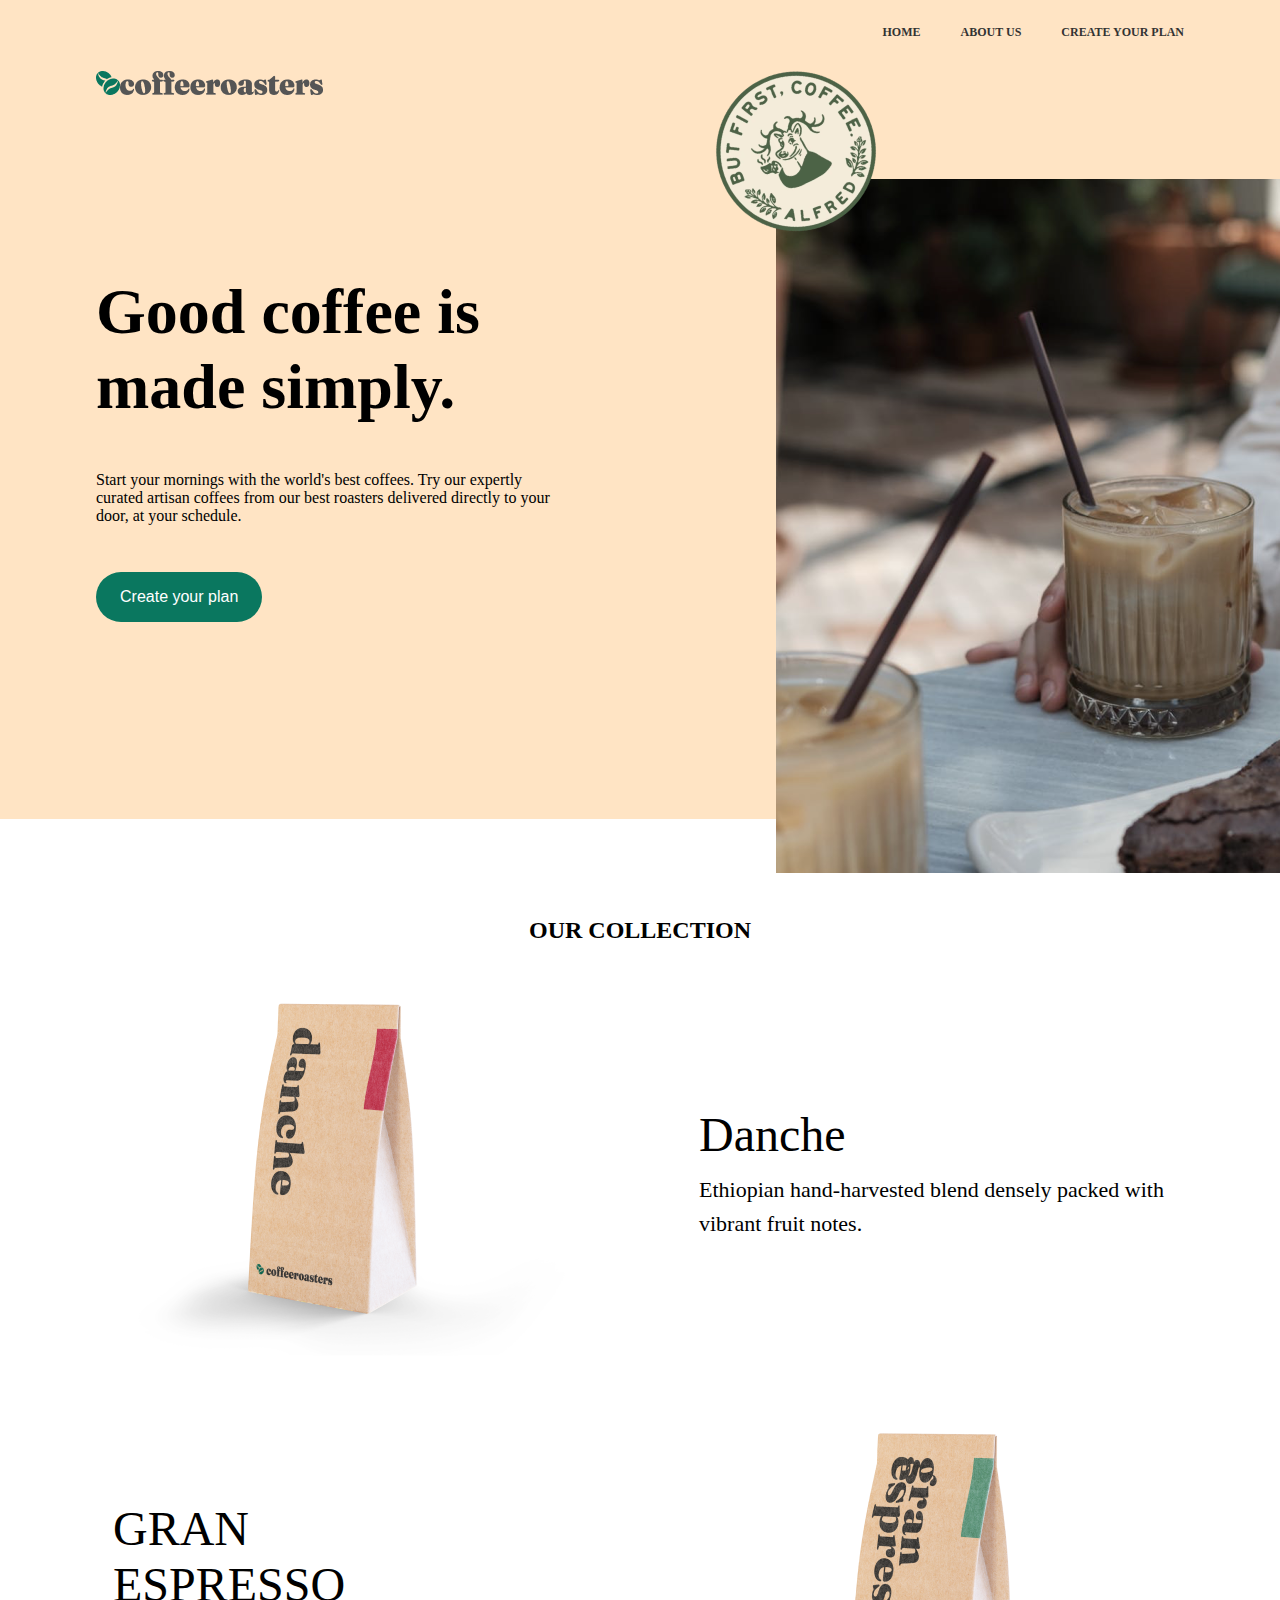
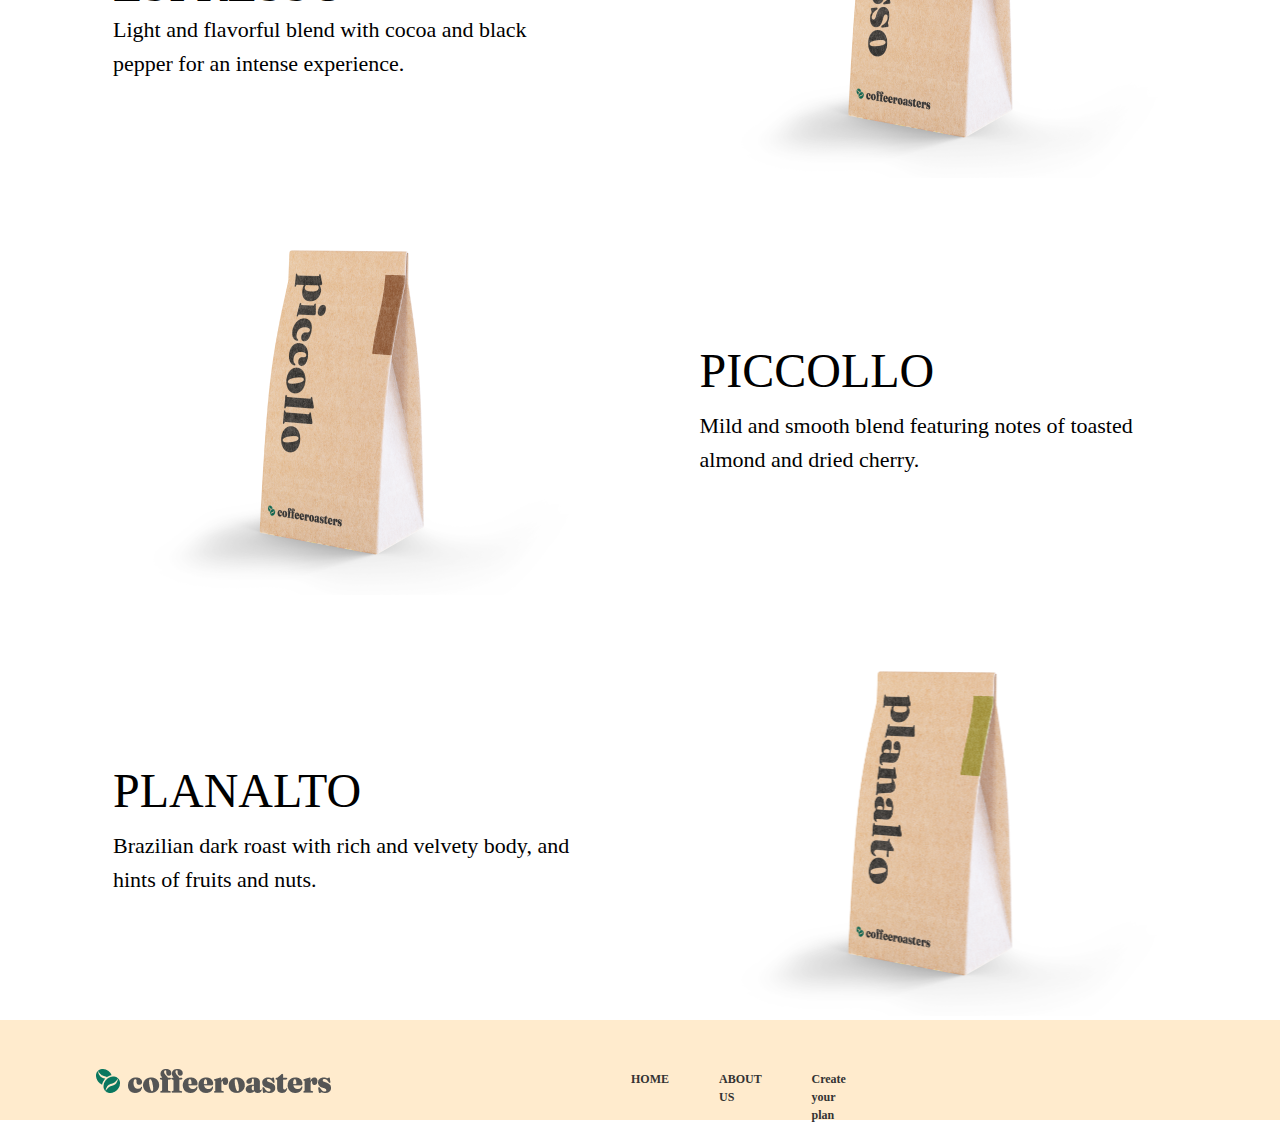
<file: index.html>
<!DOCTYPE html>
<html lang="en">
  <head>
    <meta charset="UTF-8" />
    <meta name="viewport" content="width=device-width, initial-scale=1.0" />
    <title>Document</title>
    <link rel="stylesheet" href="./style.css" />
    <link
      href="https://fonts.googleapis.com/css2?family=Roboto:ital,wght@0,100;0,300;0,400;0,500;0,700;0,900;1,100;1,300;1,400;1,500;1,700;1,900&display=swap"
      rel="stylesheet"
    />
    <link
      rel="stylesheet"
      href="https://cdnjs.cloudflare.com/ajax/libs/font-awesome/6.5.2/css/all.min.css"
      integrity="sha512-SnH5WK+bZxgPHs44uWIX+LLJAJ9/2PkPKZ5QiAj6Ta86w+fsb2TkcmfRyVX3pBnMFcV7oQPJkl9QevSCWr3W6A=="
      crossorigin="anonymous"
      referrerpolicy="no-referrer"
    />
  </head>
  <body>
    <header>
      <div class="container">
        <nav class="nav">
          <div class="logo">
            <a href="#"><img src="./images/Group 3614.png" alt="Logo" /></a>
          </div>
          <ul>
            <li><a href="#">HOME</a></li>
            <li><a href="./main.html">ABOUT US</a></li>
            <li><a href="#">CREATE YOUR PLAN</a></li>
          </ul>
        </nav>
        <div class="showcase">
          <div class="showcase-left">
            <h1>Good coffee is made simply.</h1>
            <p>
              Start your mornings with the world's best coffees. Try our
              expertly curated artisan coffees from our best roasters delivered
              directly to your door, at your schedule.
            </p>
            <button type="button">Create your plan</button>
          </div>
          <div class="showcase-right">
            <img class="image1" src="./images/image 40.png" alt="logo" />
            <img class="image2" src="./images/Rectangle 679.png" alt="logo" />
          </div>
        </div>
      </div>
    </header>

    <main>
      <div class="container">
        <h2 class="h2">OUR COLLECTION</h2>
        <section class="big-sec">
          <div class="div1-ota">
            <div class="img1">
              <img src="./images/kopi4.png" alt="logo" />
            </div>
            <div>
              <h4 class="h4-1">Danche</h4>
              <p class="p1">
                Ethiopian hand-harvested blend densely packed with vibrant fruit
                notes.
              </p>
            </div>
          </div>

          <div class="div1-ota">
            <div>
              <h4 class="h4-2">GRAN ESPRESSO</h4>
              <p class="p1">
                Light and flavorful blend with cocoa and black pepper for an
                intense experience.
              </p>
            </div>
            <div class="img1">
              <img src="./images/kopi1 copy.png" alt="logo" />
            </div>
          </div>

          <div class="div1-ota">
            <div class="img3">
              <img src="./images/kopi3.png" alt="logo" />
            </div>
            <div>
              <h4 class="h4-1">PICCOLLO</h4>
              <p class="p1">
                Mild and smooth blend featuring notes of toasted almond and
                dried cherry.
              </p>
            </div>
          </div>

          <div class="div1-ota">
            <div>
              <h4 class="h4-1">PLANALTO</h4>
              <p class="p1">
                Brazilian dark roast with rich and velvety body, and hints of
                fruits and nuts.
              </p>
            </div>
            <div class="img4">
              <img width="465px" src="./images/kopi2.png" alt="logo" />
            </div>
          </div>
        </section>
      </div>
    </main>

    <!-- <footer>

      <div class="container">

        <div class="big-foot">

          <div class="img">
            <img src="./images/Group 3614 (1).png" alt="img">
          </div>
        
  
        <div class="div">
          <div class="a1"><a href="#"></a>HOME</div>
          <div class="a2"><a href="#"></a>ABOUT US</div>
          <div class="a3"><a href="#"></a>Create your plan</div>
        </div>
  
        <div big-img>
          <img src="i class="fab fa-facebook-square></i>" alt="img">
          <img class="img12" src="./images/Path (1).png" alt="images1">
          <img class="img13" src="./images/Shape.png" alt="shape">
        </div>
  
        </div>

      </div>
        
      
      
    </footer> -->

    <footer>
      <div class="container">
        <div class="ders">
          <div class="logo">
            <a href="#"><img src="./images/Group 3614 (1).png" alt="Logo" /></a>
          </div>
          <ul>
            <li><a href="#">HOME</a></li>
            <li><a href="#">ABOUT US</a></li>
            <li><a href="#">Create your plan</a></li>
          </ul>
          <div class="wers">
            <a href="#"> <i class="fab fa-facebook-square"></i></a>
            <a href="#"><i class="fab fa-twitter"></i></a>
            <a href="#"><i class="fab fa-instagram"></i></a>
          </div>
        </div>
      </div>
    </footer>
  </body>
</html>
</file>
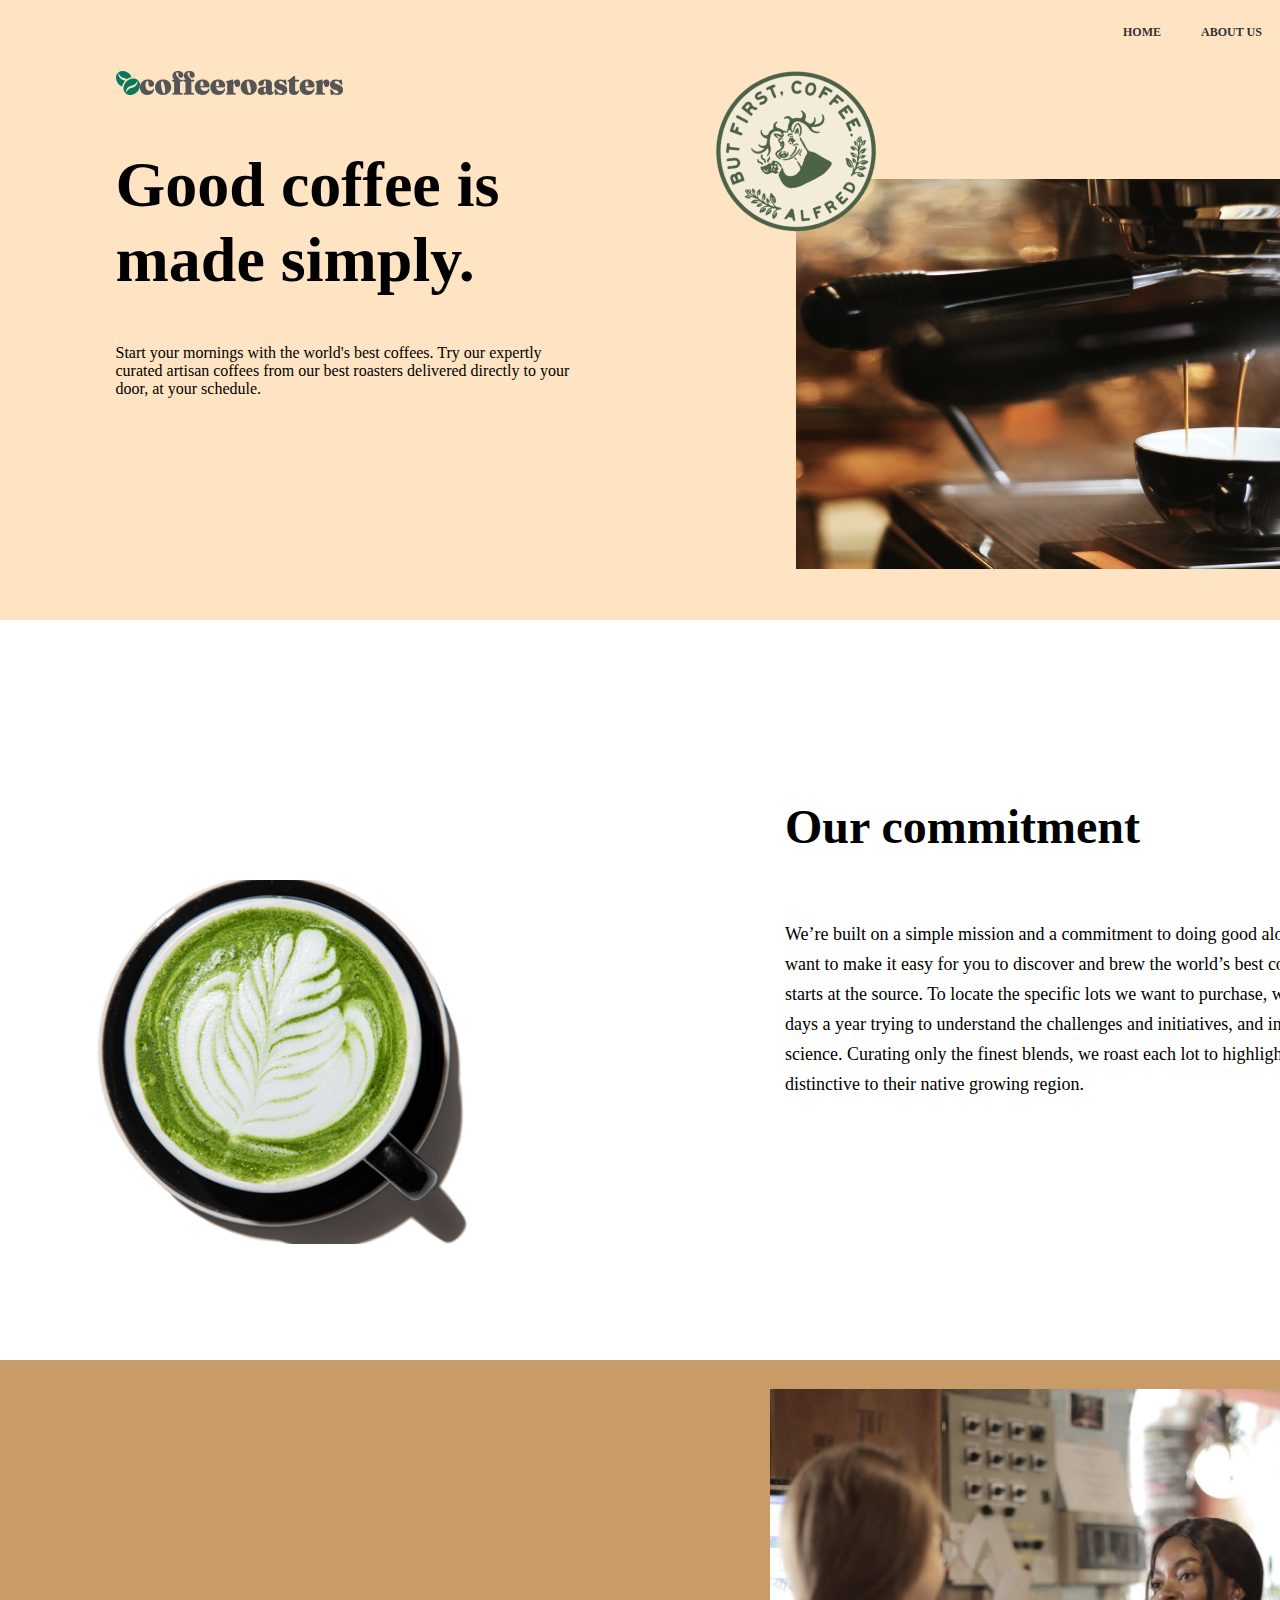
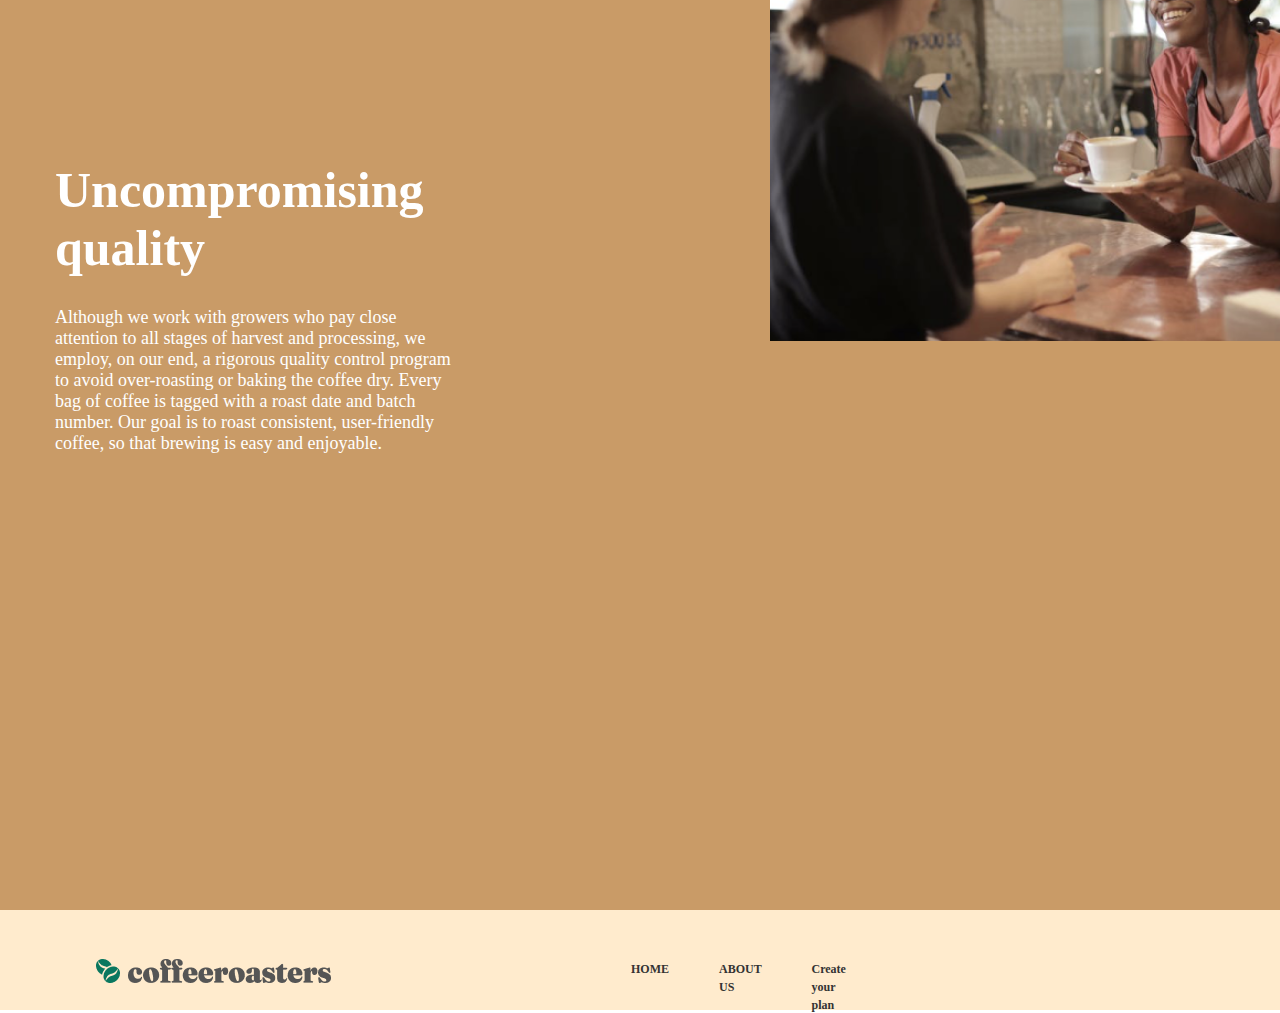
<file: main.html>
<!DOCTYPE html>
<html lang="en">
  <head>
    <meta charset="UTF-8" />
    <meta name="viewport" content="width=device-width, initial-scale=1.0" />
    <title>Document</title>
    <link rel="stylesheet" href="./style.css" />
    <link
    rel="stylesheet"
    href="https://cdnjs.cloudflare.com/ajax/libs/font-awesome/6.5.2/css/all.min.css"
    integrity="sha512-SnH5WK+bZxgPHs44uWIX+LLJAJ9/2PkPKZ5QiAj6Ta86w+fsb2TkcmfRyVX3pBnMFcV7oQPJkl9QevSCWr3W6A=="
    crossorigin="anonymous"
    referrerpolicy="no-referrer"
  />
  <link
      href="https://fonts.googleapis.com/css2?family=Roboto:ital,wght@0,100;0,300;0,400;0,500;0,700;0,900;1,100;1,300;1,400;1,500;1,700;1,900&display=swap"
      rel="stylesheet"
    />
  </head>
  <body>
    <header class="header">
      <div class="container">
        <nav class="nav">
          <div class="logo">
            <a href="#"><img src="./images/Group 3614.png" alt="Logo" /></a>
          </div>
          <ul>
            <li><a href="./index.html">HOME</a></li>
            <li><a href="#">ABOUT US</a></li>
            <li><a href="#">CREATE YOUR PLAN</a></li>
          </ul>
        </nav>
        <div class="showcase">
          <div class="showcase-left">
            <h1>Good coffee is made simply.</h1>
            <p>
              Start your mornings with the world's best coffees. Try our
              expertly curated artisan coffees from our best roasters delivered
              directly to your door, at your schedule.
            </p>
          </div>
          <div class="showcase-right">
            <img class="image1" src="./images/image 40.png" alt="logo" />
            <img
              height="390px"
              width="660px"
              class="image2"
              src="./images/Rectangle 679 (1).png"
              alt="logo"
            />
          </div>
        </div>
      </div>
    </header>

    <main>
      <div class="container">
        <section>
          <div class="commitment">
            <div class="commitment-left">
              <img src="./images/cup-6 1.png" alt="coffe" />
            </div>
            <div class="commitment-right">
              <h2 class="h5">Our commitment</h2>
              <p class="pp1">
                We’re built on a simple mission and a commitment to doing good
                along the way. We want to make it easy for you to discover and
                brew the world’s best coffee at home. It all starts at the
                source. To locate the specific lots we want to purchase, we
                travel nearly 60 days a year trying to understand the challenges
                and initiatives, and invest in coffee plant science. Curating
                only the finest blends, we roast each lot to highlight tasting
                profiles distinctive to their native growing region.
              </p>
            </div>
          </div>
        </section>

        
          </div>

          <section class="bg-color">
            <div class="commitment">
              <div class="commitment-right">
                <h2 class="m5">Uncompromising quality</h2>
                <p class="p35">
                  Although we work with growers who pay close attention to all stages of harvest and processing, we employ, on our end, a rigorous quality control program to avoid over-roasting or baking the coffee dry. Every bag of coffee is tagged with a roast date and batch number. Our goal is to roast consistent, user-friendly coffee, so that brewing is easy and enjoyable.
                </p>
              </div>
              <div class="commitment-third">
               <img class="tepa" src="./images/Rectangle 681.png" alt="Coffee" />
             </div>
            </div>
          </section>
   
      </div>
    </main>

    <footer class="footer-main">
      <div class="container">
        <div class="ders">
          <div class="logo">
            <a href="#"><img src="./images/Group 3614 (1).png" alt="Logo" /></a>
          </div>
          <ul>
            <li><a href="#">HOME</a></li>
            <li><a href="#">ABOUT US</a></li>
            <li><a href="#">Create your plan</a></li>
          </ul>
          <div class="wers">
            <a href="#"> <i class="fab fa-facebook-square"></i></a>
            <a href="#"><i class="fab fa-twitter"></i></a>
            <a href="#"><i class="fab fa-instagram"></i></a>
          </div>
        </div>
      </div>
    </footer>

  </body>
</html>
</file>
<file: style.css>
* {
  padding: 0;
  margin: 0;
  box-sizing: border-box;
  color: inherit;
  list-style: none;
  text-decoration: none;
}

.container {
  width: 85%;
  margin: 0 auto;
}

header {
  padding-top: 22px;
  padding-bottom: 22px;
  background-color: bisque;
  cursor: pointer;
}
ul {
  display: flex;
  gap: 40px;
}

ul li a {
  font-weight: 700;
  color: #333333;
  font-size: 12px;
}
nav {
  display: flex;
  justify-content: space-between;
  text-align: center;
}

nav ul li a {
  padding-bottom: 7px;
  border-bottom: none;
}

nav ul li a:hover {
  transition: 1s;
  border-bottom: 2px solid red;
}

.showcase {
  display: flex;
  justify-content: space-between;
  align-items: center;
  gap: 216px;
}

.showcase-left p {
  margin-top: 47px;
  margin-bottom: 47px;
  font-weight: 400;
  font-size: 16px;
  width: 464px;
}

.showcase-left button {
  border-radius: 100px;
  padding: 16px 24px;
  background-color: #0a775f;
  color: white;
  font-weight: 500;
  font-size: 16px;
  border: none;
}

.showcase-left h1 {
  font-size: 64px;
  font-weight: 700;
  color: #000000;
  line-height: 75px;
}

.image2 {
  transform: translateY(80px);
}

.image1 {
  position: absolute;
  top: 45px;
  left: 690px;
  z-index: 1;
}

.image1:hover {
  animation-name: aylana;
  animation-iteration-count: infinite;
  animation-duration: 1s;
}

.h2 {
  text-align: center;
  margin-top: 98px;
}

.div1-ota {
  display: flex;
  align-items: center;
  gap: 121px;
  margin-top: 42px;
}

.img1 {
  width: 465px;
  height: 375px;
}

.big-sec {
  display: flex;
  flex-direction: column;
  align-items: center;
}

.h4-1 {
  width: 170px;
  height: 56px;
  font-weight: 500;
  font-size: 48px;
  line-height: 56px;
  margin-bottom: 10px;
}

.p1 {
  width: 468px;
  height: 68px;
  font-weight: 400;
  font-size: 22px;
  line-height: 34px;
}

.h4-2 {
  width: 338px;
  font-weight: 500;
  font-size: 48px;
  line-height: 56px;
}

/* footer {
  background-color: #f3d7b7;
  height: 100px;
  justify-content: center;
  align-items: center;
  margin-top: 70px;
} */

/* .big-foot {
  display: flex;
  justify-content: space-between;
  align-items: center;
  gap: 254px;
  margin-top: 64px 54px 72px 42px;
} */

.div {
  gap: 40px;
}

.header {
  width: 1540px;
  height: 620px;
}

/* .img {
  width: 235px;
  height: 24px;
  margin-top: 49px;
  font-display: flex;
  gap: 40px;
} */

/* .img11 {
  width: 49px;
  height: 19px;
  font-weight: 700;
  font-size: 16px;
  line-height: 19px;
} */

/* .big-img{
  display: flex;
  gap: 40px;
  width: 25px;
  height: 25px;
  margin-top: 49px;
  margin-left: 300px;
} */

.div {
  display: flex;
}

@keyframes aylana {
  from {
    transform: rotate(0deg);
  }
  to {
    transform: rotate(360deg);
  }
}






@keyframes yaqinlashish {
  from {
    transform: scale(1);
  }
  to {
    transform: scale(1.2);
  }
}

.commitment {
  display: flex;
  align-items: center;
  gap: 318px;
  margin-top: 160px;
  margin-bottom: 216px;
}

.commitment-left {
  width: 371px;
  height: 364px;
}

.h5 {
  height: 56px;
  font-weight: 700;
  font-size: 48px;
  line-height: 56px;
}

.pp1 {
  width: 646px;
  height: 207px;
  font-weight: 400;
  font-size: 18px;
  line-height: 30px;
  margin-top: 64px;
}

.commitment-left img {
  margin-top: 100px;
}

.sec {
  margin-bottom: 114px;
  background-color: #c99b67;
  margin-top: 216px;
  padding: 109px 55px;
  color: white;
}

footer {
  background-color: blanchedalmond;
  height: 100px;
  justify-content: center;
  align-items: center;
}

.ders {
  display: flex;
}

.ders ul {
  display: flex;
  gap: 50px;
  margin-top: 49px;
  margin-left: 300px;
}

.logo {
  margin-top: 49px;
  font-display: flex;
  gap: 40px;
}

.wers {
  display: flex;
  gap: 40px;
  width: 25px;
  height: 25px;
  margin-top: 49px;
  margin-left: 300px;
}


.wers i{
  font-size: 30px;
}

.footer-main{
  margin-top: 0;
}

.bg-color{
  background-color: #C99B67;
  margin-top: 216px;
  padding: 109px 55px;
  color: white;
}


.tepa{
  transform: translateY(-240px);
}

.p35{
  font-weight: 400;
  font-size: 18px;
  margin-top: 28px;
}
.m5{
  width: 397px;
  height: 118px;
  font-weight: 700;
  font-size: 50px;
}
</file>
